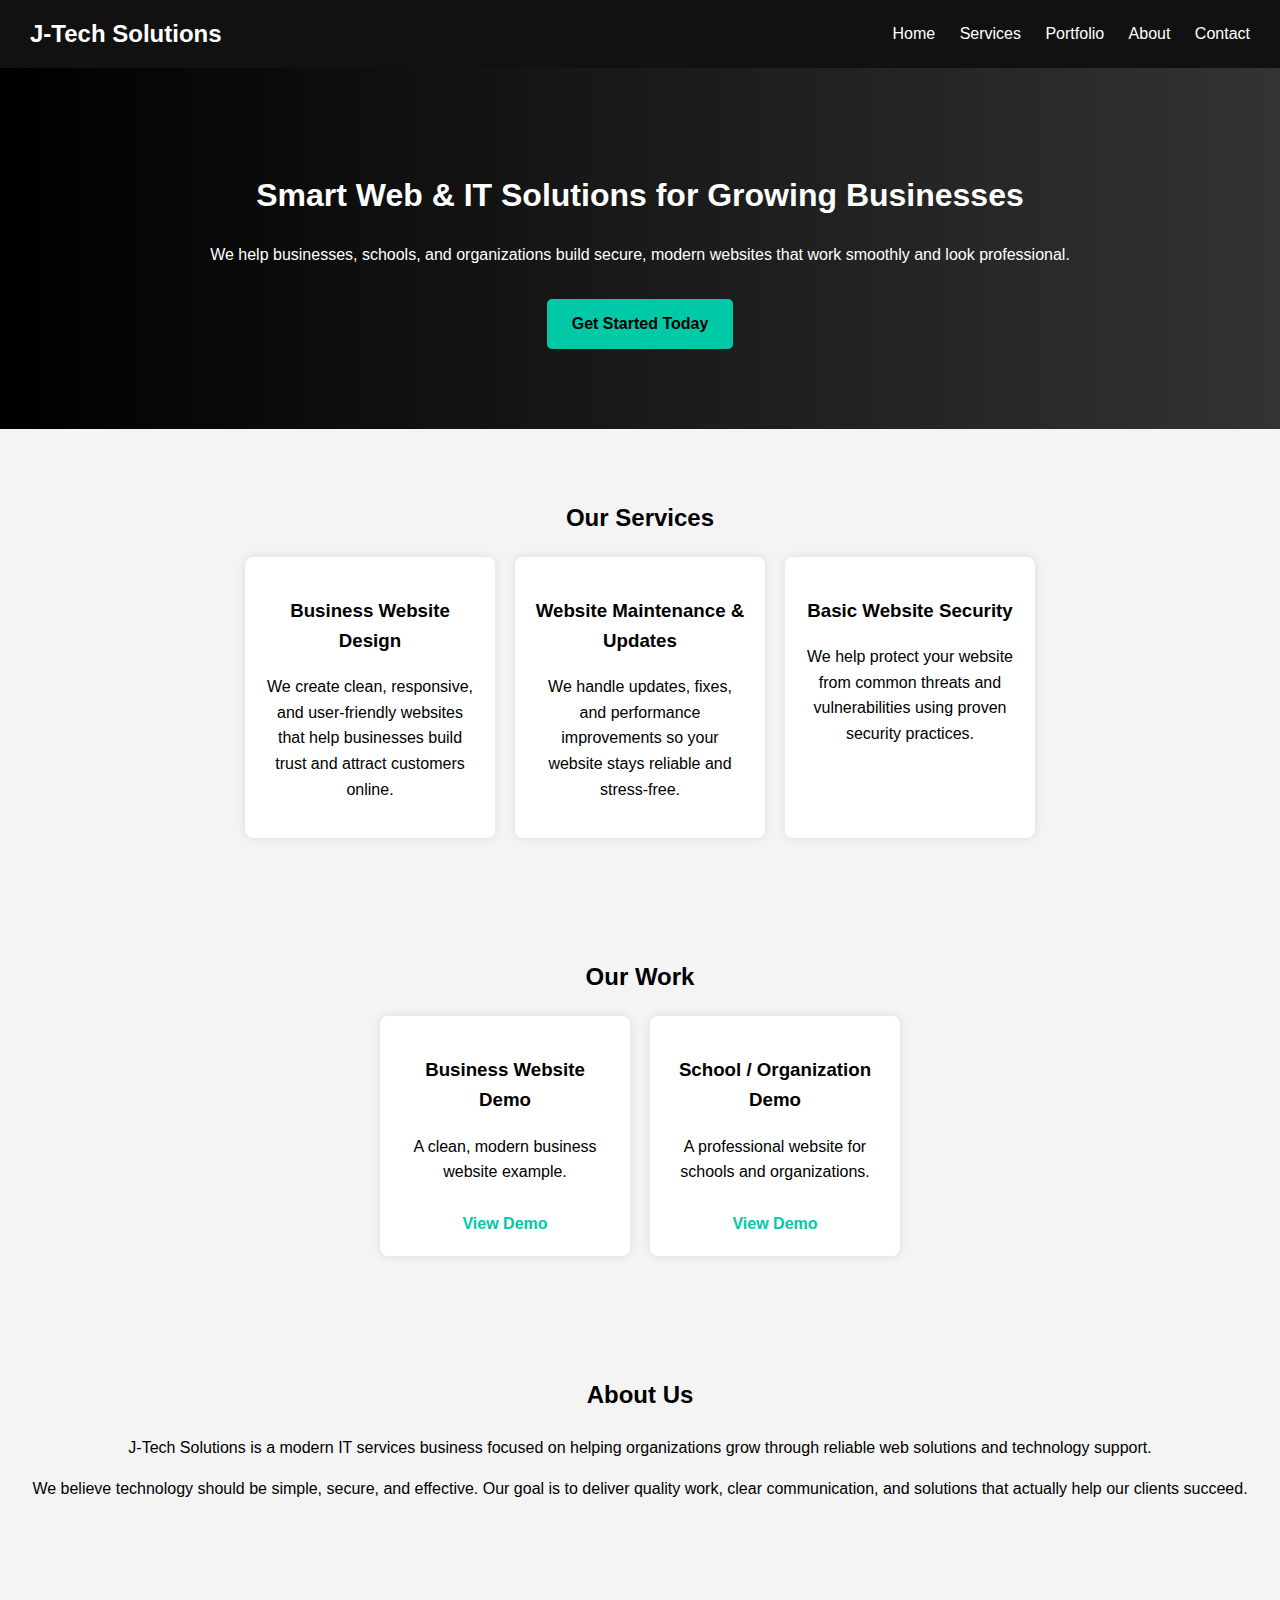
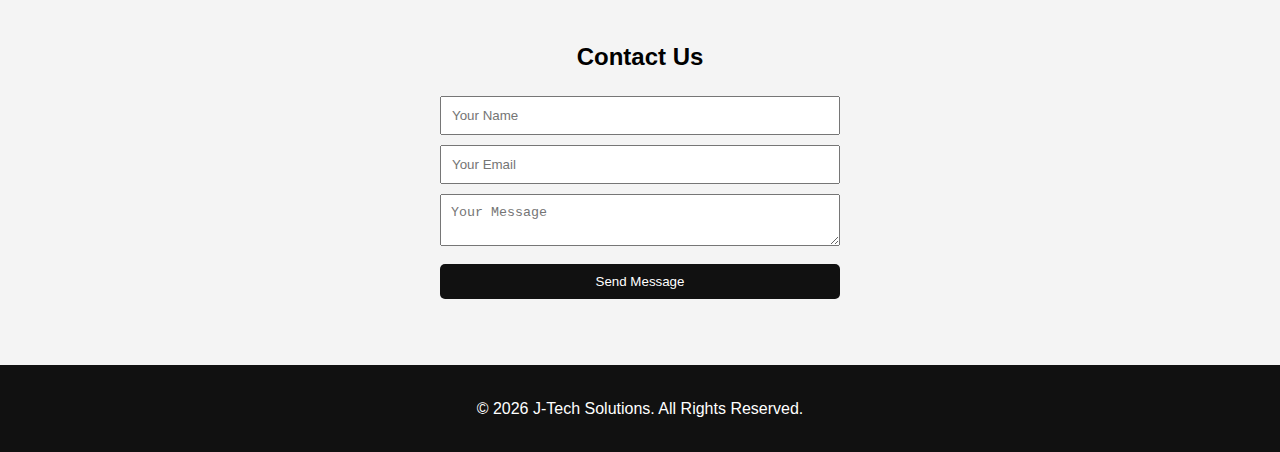
<file: index.html>
<!DOCTYPE html>
<html lang="en">
<head>
    <meta charset="UTF-8">
    <title>J-Tech Solutions</title>
    <meta name="viewport" content="width=device-width, initial-scale=1.0">
    <link rel="stylesheet" href="style.css">
</head>
<body>

<header>
    <div class="logo">J-Tech Solutions</div>
    <nav>
        <a href="#home">Home</a>
        <a href="#services">Services</a>
        <a href="#portfolio">Portfolio</a>
        <a href="#about">About</a>
        <a href="#contact">Contact</a>
    </nav>
</header>

<section id="home" class="hero">
    <h1>Smart Web & IT Solutions for Growing Businesses</h1>
    <p>We help businesses, schools, and organizations build secure, modern websites that work smoothly and look professional.</p>
    <a href="#contact" class="btn">Get Started Today</a>
</section>

<section id="services">
    <h2>Our Services</h2>
    <div class="cards">
        <div class="card">
            <h3>Business Website Design</h3>
            <p>We create clean, responsive, and user-friendly websites that help businesses build trust and attract customers online.</p>
        </div>
        <div class="card">
            <h3>Website Maintenance & Updates</h3>
            <p>We handle updates, fixes, and performance improvements so your website stays reliable and stress-free.</p>
        </div>
        <div class="card">
            <h3>Basic Website Security</h3>
            <p>We help protect your website from common threats and vulnerabilities using proven security practices.</p>
        </div>
    </div>
</section>

<section id="portfolio">
    <h2>Our Work</h2>
    <div class="portfolio-container">
        <div class="portfolio-item">
            <h3>Business Website Demo</h3>
            <p>A clean, modern business website example.</p>
            <a href="demo-business-site/index.html" target="_blank">View Demo</a>
        </div>
        <div class="portfolio-item">
            <h3>School / Organization Demo</h3>
            <p>A professional website for schools and organizations.</p>
            <a href="demo-school-site/index.html" target="_blank">View Demo</a>
        </div>
    </div>
</section>

<section id="about">
    <h2>About Us</h2>
    <p>J-Tech Solutions is a modern IT services business focused on helping organizations grow through reliable web solutions and technology support.</p>
    <p>We believe technology should be simple, secure, and effective. Our goal is to deliver quality work, clear communication, and solutions that actually help our clients succeed.</p>
</section>

<section id="contact">
    <h2>Contact Us</h2>
    <form onsubmit="sendMessage(event)">
        <input type="text" placeholder="Your Name" required>
        <input type="email" placeholder="Your Email" required>
        <textarea placeholder="Your Message" required></textarea>
        <button type="submit">Send Message</button>
    </form>
    <p id="status"></p>
</section>

<footer>
    <p>© 2026 J-Tech Solutions. All Rights Reserved.</p>
</footer>

<script src="script.js"></script>
</body>
</html>
</file>
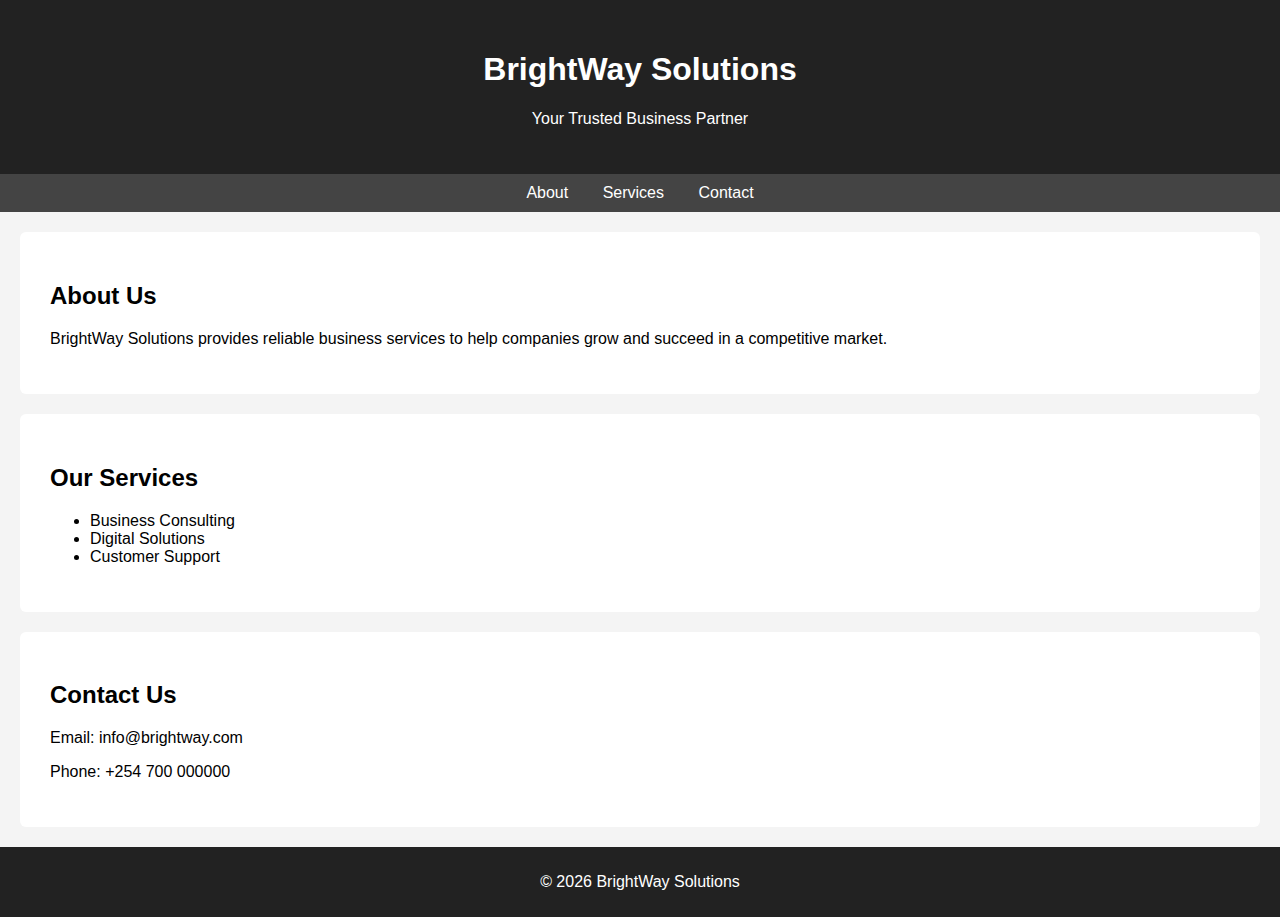
<file: demo-business-site/index.html>
<!DOCTYPE html>
<html lang="en">
<head>
    <meta charset="UTF-8">
    <title>BrightWay Solutions</title>
    <meta name="viewport" content="width=device-width, initial-scale=1.0">
    <link rel="stylesheet" href="style.css">
</head>
<body>

<header>
    <h1>BrightWay Solutions</h1>
    <p>Your Trusted Business Partner</p>
</header>

<nav>
    <a href="#about">About</a>
    <a href="#services">Services</a>
    <a href="#contact">Contact</a>
</nav>

<section id="about">
    <h2>About Us</h2>
    <p>
        BrightWay Solutions provides reliable business services to help
        companies grow and succeed in a competitive market.
    </p>
</section>

<section id="services">
    <h2>Our Services</h2>
    <ul>
        <li>Business Consulting</li>
        <li>Digital Solutions</li>
        <li>Customer Support</li>
    </ul>
</section>

<section id="contact">
    <h2>Contact Us</h2>
    <p>Email: info@brightway.com</p>
    <p>Phone: +254 700 000000</p>
</section>

<footer>
    <p>© 2026 BrightWay Solutions</p>
</footer>

</body>
</html>
</file>
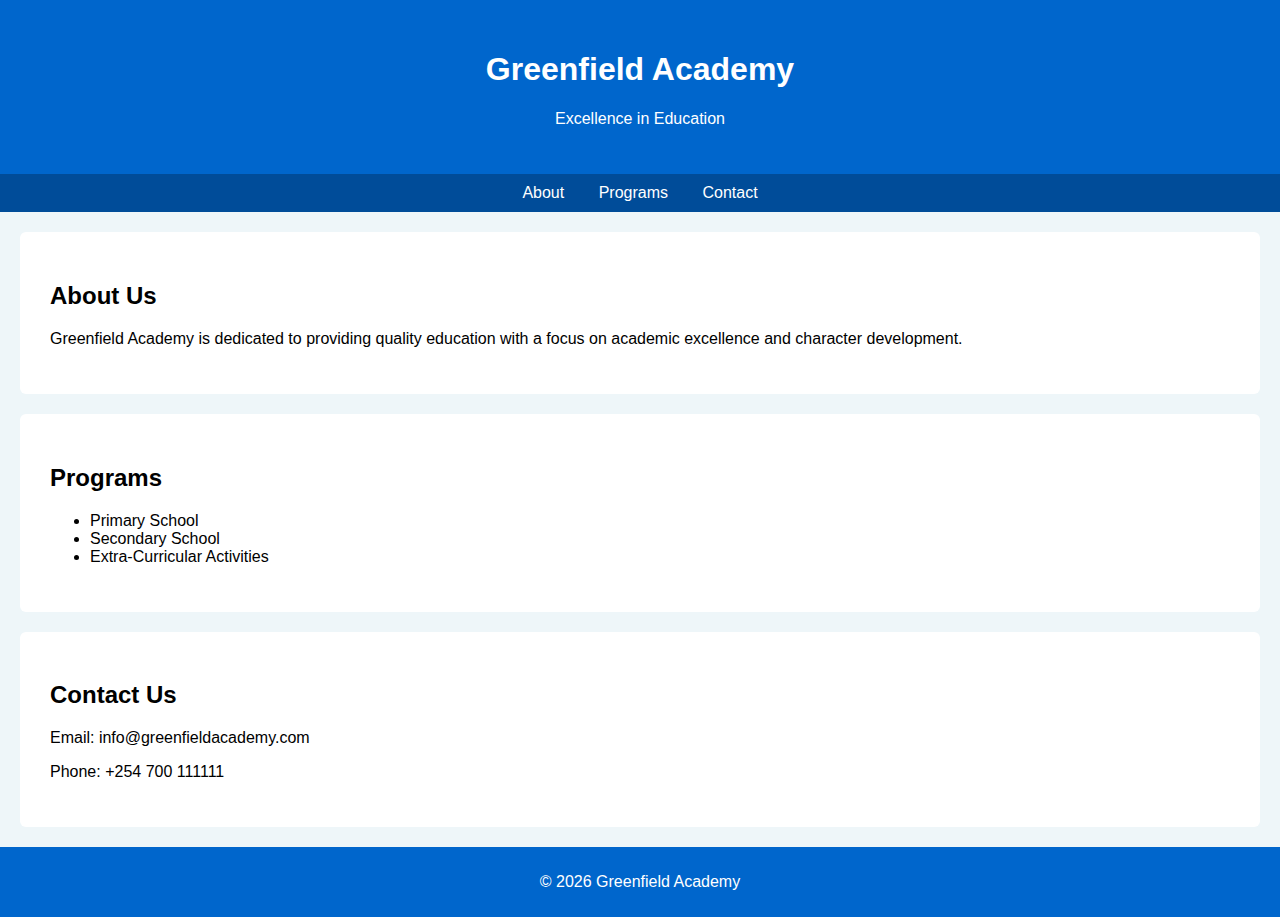
<file: demo-school-site/index.html>
<!DOCTYPE html>
<html lang="en">
<head>
    <meta charset="UTF-8">
    <title>Greenfield Academy</title>
    <meta name="viewport" content="width=device-width, initial-scale=1.0">
    <link rel="stylesheet" href="style.css">
</head>
<body>

<header>
    <h1>Greenfield Academy</h1>
    <p>Excellence in Education</p>
</header>

<nav>
    <a href="#about">About</a>
    <a href="#programs">Programs</a>
    <a href="#contact">Contact</a>
</nav>

<section id="about">
    <h2>About Us</h2>
    <p>
        Greenfield Academy is dedicated to providing quality education
        with a focus on academic excellence and character development.
    </p>
</section>

<section id="programs">
    <h2>Programs</h2>
    <ul>
        <li>Primary School</li>
        <li>Secondary School</li>
        <li>Extra-Curricular Activities</li>
    </ul>
</section>

<section id="contact">
    <h2>Contact Us</h2>
    <p>Email: info@greenfieldacademy.com</p>
    <p>Phone: +254 700 111111</p>
</section>

<footer>
    <p>© 2026 Greenfield Academy</p>
</footer>

</body>
</html>
</file>
<file: style.css>
* {
    box-sizing: border-box;
}

body {
    margin: 0;
    font-family: 'Segoe UI', Arial, sans-serif;
    line-height: 1.6;
    background: #f4f4f4;
}

header {
    background: #111;
    color: #fff;
    padding: 15px 30px;
    display: flex;
    justify-content: space-between;
    align-items: center;
    flex-wrap: wrap;
}

.logo {
    font-size: 24px;
    font-weight: bold;
}

nav a {
    color: #fff;
    margin-left: 20px;
    text-decoration: none;
}

nav a:hover {
    color: #00c9a7;
}

.hero {
    background: linear-gradient(to right, #000, #333);
    color: #fff;
    text-align: center;
    padding: 80px 20px;
}

.btn {
    display: inline-block;
    background: #00c9a7;
    color: #000;
    padding: 12px 25px;
    margin-top: 15px;
    text-decoration: none;
    font-weight: bold;
    border-radius: 5px;
}

.btn:hover {
    background: #007f66;
    color: white;
}

section {
    padding: 50px 20px;
    text-align: center;
}

.cards {
    display: flex;
    gap: 20px;
    justify-content: center;
    flex-wrap: wrap;
}

.card {
    background: #fff;
    padding: 20px;
    width: 250px;
    border-radius: 8px;
    box-shadow: 0 0 10px rgba(0,0,0,0.1);
}

#portfolio {
    padding: 50px 20px;
}

.portfolio-container {
    display: flex;
    justify-content: center;
    gap: 20px;
    flex-wrap: wrap;
}

.portfolio-item {
    background: #fff;
    padding: 20px;
    width: 250px;
    border-radius: 8px;
    box-shadow: 0 0 10px rgba(0,0,0,0.1);
}

.portfolio-item a {
    display: inline-block;
    margin-top: 10px;
    color: #00c9a7;
    text-decoration: none;
    font-weight: bold;
}

.portfolio-item a:hover {
    color: #007f66;
}

form {
    max-width: 400px;
    margin: auto;
}

input, textarea {
    width: 100%;
    padding: 10px;
    margin-bottom: 10px;
}

button {
    width: 100%;
    padding: 10px;
    background: #111;
    color: #fff;
    border: none;
    cursor: pointer;
    border-radius: 5px;
}

button:hover {
    background: #333;
}

footer {
    background: #111;
    color: #fff;
    text-align: center;
    padding: 15px;
}
</file>
<file: demo-business-site/style.css>
body {
    font-family: Arial, sans-serif;
    margin: 0;
    background: #f4f4f4;
}

header {
    background: #222;
    color: white;
    text-align: center;
    padding: 30px;
}

nav {
    background: #444;
    text-align: center;
    padding: 10px;
}

nav a {
    color: white;
    margin: 0 15px;
    text-decoration: none;
}

section {
    padding: 30px;
    background: white;
    margin: 20px;
    border-radius: 6px;
}

footer {
    background: #222;
    color: white;
    text-align: center;
    padding: 10px;
}
</file>
<file: demo-school-site/style.css>
body {
    font-family: Arial, sans-serif;
    margin: 0;
    background: #eef6f9;
}

header {
    background: #0066cc;
    color: white;
    text-align: center;
    padding: 30px;
}

nav {
    background: #004c99;
    text-align: center;
    padding: 10px;
}

nav a {
    color: white;
    margin: 0 15px;
    text-decoration: none;
}

section {
    padding: 30px;
    background: white;
    margin: 20px;
    border-radius: 6px;
}

footer {
    background: #0066cc;
    color: white;
    text-align: center;
    padding: 10px;
}
</file>
